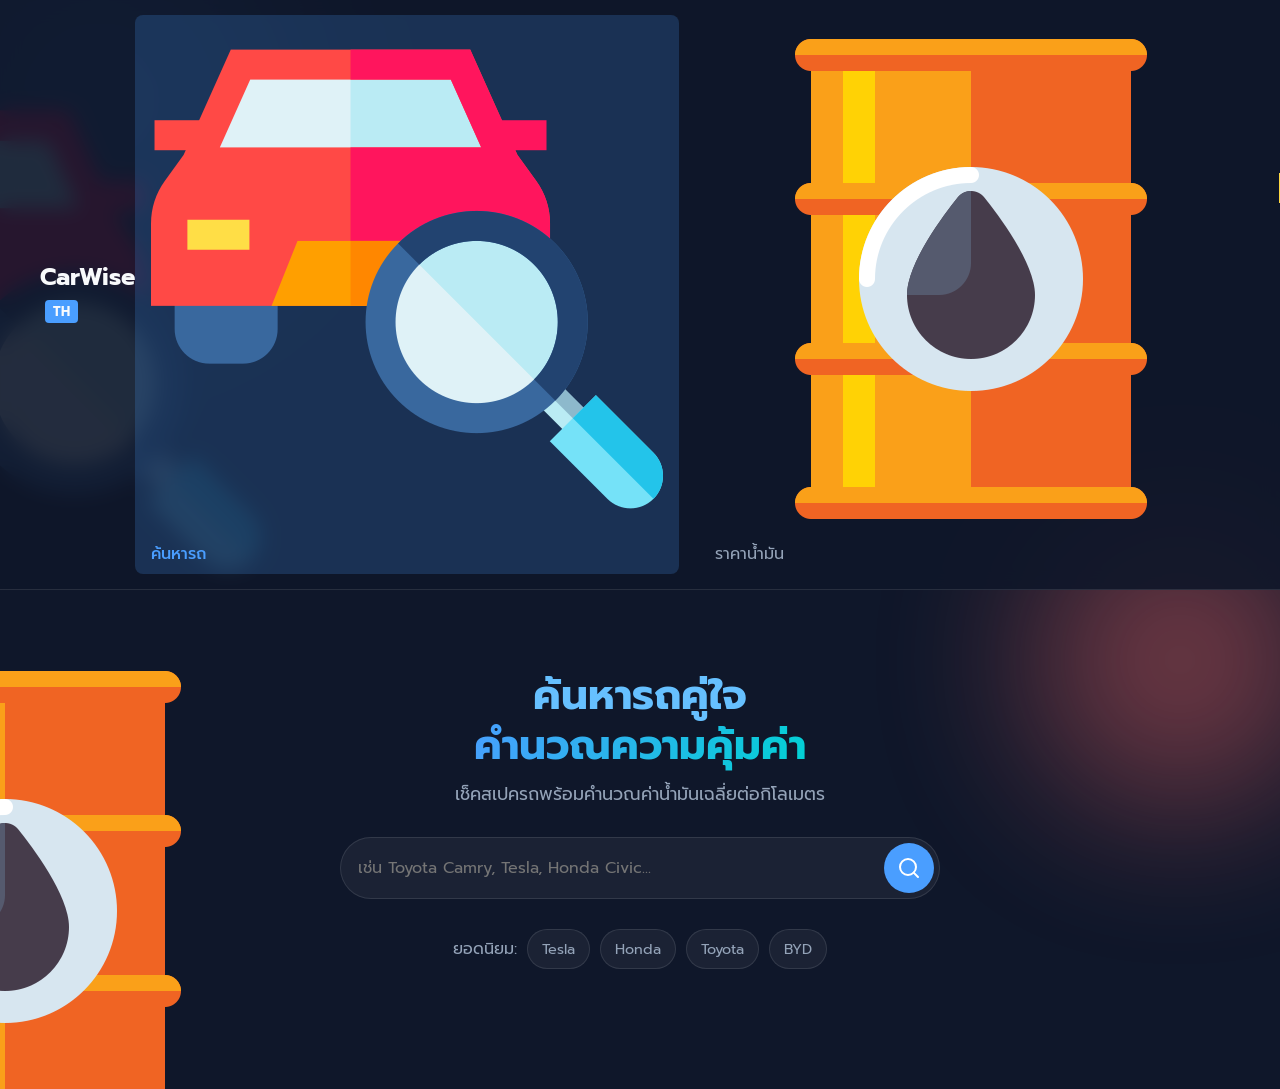
<file: index.html>
<!DOCTYPE html>
<html lang="th">

<head>
    <meta charset="UTF-8">
    <meta name="viewport" content="width=device-width, initial-scale=1.0">
    <title>CarWise - ค้นหารถและคำนวณความคุ้มค่า</title>
    <link href="https://fonts.googleapis.com/css2?family=Prompt:wght@300;400;500;600&display=swap" rel="stylesheet">
    <link rel="stylesheet" href="style.css">
</head>

<body>
    <div class="bg-orb orb-1"></div>
    <div class="bg-orb orb-2"></div>

    <div class="mobile-menu-overlay" onclick="closeMobileMenu()"></div>
    <div class="mobile-menu" id="mobileMenu">
        <div class="mobile-menu-header">
            <a href="index.html" class="logo">
                <div class="logo-icon">
                    <svg viewBox="0 0 24 24" fill="currentColor">
                        <path d="M12 2C6.48 2 2 6.48 2 12s4.48 10 10 10 10-4.48 10-10S17.52 2 12 2zm-2 15l-5-5 1.41-1.41L10 14.17l7.59-7.59L19 8l-9 9z"/>
                    </svg>
                </div>
                CarWise
            </a>
            <button class="mobile-menu-close" onclick="closeMobileMenu()">✕</button>
        </div>
        <nav class="mobile-menu-nav">
            <a href="index.html" class="nav-link active">
                <img src="icon-images\car.png"  alt="Search" class="nav-icon">
                 ค้นหารถ
            </a>
            <a href="oil.html" class="nav-link">
                <img src="icon-images\oil-barrel.png"  alt="Oil" class="nav-icon">
                 ราคาน้ำมัน
            </a>
            <a href="quiz.html" class="nav-link">
                <img src="icon-images/ideas.png"  alt="Quiz" class="nav-icon">
                 หารถที่เข้ากับคุณ
            </a>
        </nav>
        <div class="mobile-menu-footer">
            <div id="mobileUserInfo" style="font-size:0.9rem;color:var(--text-secondary);">CarWise</div>
        </div>
    </div>

    <nav class="navbar">
        <div class="logo">CarWise <span class="badge">TH</span></div>
        <div class="nav-menu">
            <a href="index.html" class="nav-link active">
                <img src="icon-images\car.png"  alt="Search" class="nav-icon">
                 ค้นหารถ
            </a>
            <a href="oil.html" class="nav-link">
                <img src="icon-images\oil-barrel.png"  alt="Oil" class="nav-icon">
                 ราคาน้ำมัน
            </a>
            <a href="quiz.html" class="nav-link">
                <img src="icon-images/ideas.png"  alt="Quiz" class="nav-icon">
                 หารถที่เข้ากับคุณ
            </a>
        </div>
        <button class="mobile-menu-btn" onclick="toggleMobileMenu()" aria-label="Open menu">
            <svg viewBox="0 0 24 24" fill="none" stroke="currentColor" stroke-width="2" width="20" height="20">
                <line x1="3" y1="6" x2="21" y2="6"></line>
                <line x1="3" y1="12" x2="21" y2="12"></line>
                <line x1="3" y1="18" x2="21" y2="18"></line>
            </svg>
        </button>
        <div class="nav-right" id="navRight">
            <div id="userArea"></div>
        </div>
    </nav>

    <div class="hero">
        <div class="hero-content">
            <h1>ค้นหารถคู่ใจ <br><span class="highlight">คำนวณความคุ้มค่า</span></h1>
            <p class="subtitle">เช็คสเปครถพร้อมคำนวณค่าน้ำมันเฉลี่ยต่อกิโลเมตร</p>

            <div class="search-container">
                <div class="search-box">
                    <input type="text" id="searchInput" placeholder="เช่น Toyota Camry, Tesla, Honda Civic...">
                    <button id="searchBtn">
                        <svg xmlns="http://www.w3.org/2000/svg" width="24" height="24" viewBox="0 0 24 24" fill="none"
                            stroke="currentColor" stroke-width="2" stroke-linecap="round" stroke-linejoin="round">
                            <circle cx="11" cy="11" r="8"></circle>
                            <line x1="21" y1="21" x2="16.65" y2="16.65"></line>
                        </svg>
                    </button>
                </div>
            </div>

            <div class="quick-tags">
                <span>ยอดนิยม:</span>
                <button onclick="quickSearch('Tesla')">Tesla</button>
                <button onclick="quickSearch('Honda')">Honda</button>
                <button onclick="quickSearch('Toyota')">Toyota</button>
                <button onclick="quickSearch('BYD')">BYD</button>
            </div>
        </div>
    </div>

    <div class="container">
        <div id="result" class="result-grid"></div>
    </div>

    <script src="javascript.js"></script>
</body>

</html>
</file>
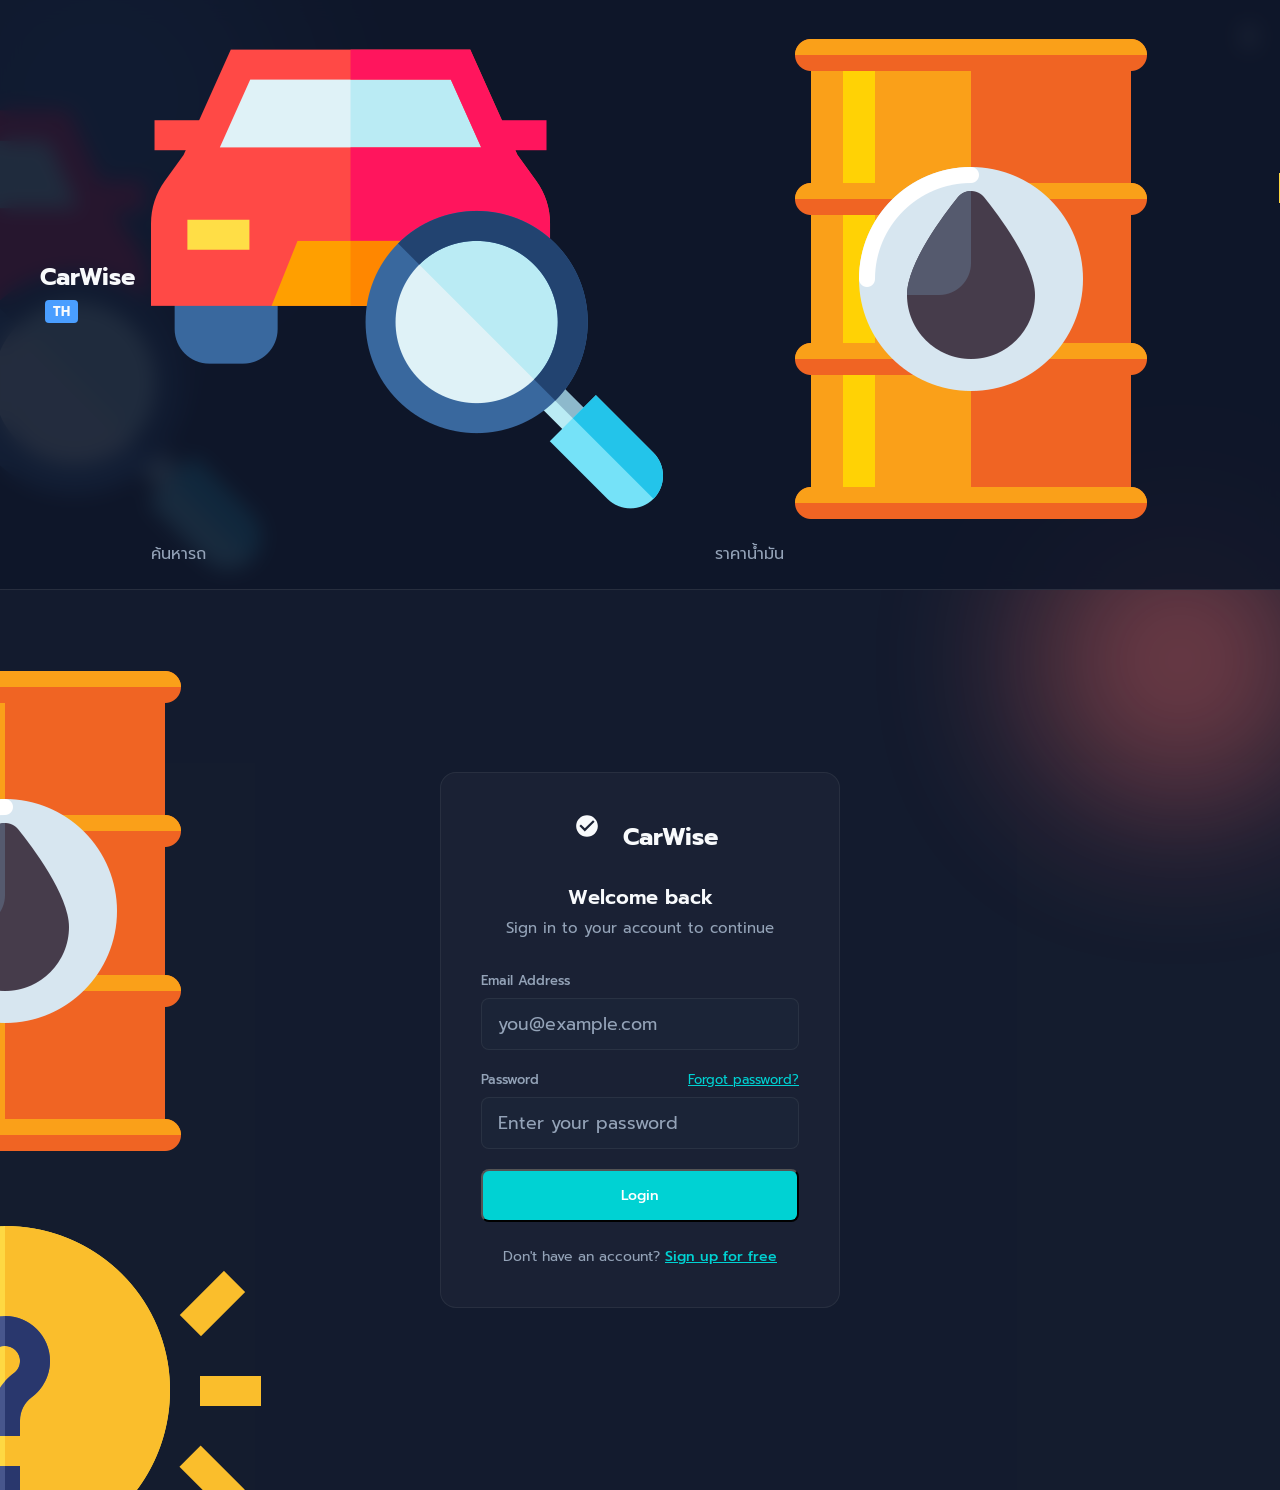
<file: login.html>
<!DOCTYPE html>
<html lang="th">

<head>
    <meta charset="UTF-8">
    <meta name="viewport" content="width=device-width, initial-scale=1.0">
    <title>CarWise - อัพเดทราคาน้ำมัน</title>
    <link href="https://fonts.googleapis.com/css2?family=Prompt:wght@300;400;500;600&display=swap" rel="stylesheet">
    <link rel="stylesheet" href="style.css">
</head>

<body>
    <div class="bg-orb orb-1"></div>
    <div class="bg-orb orb-2"></div>

    <div class="mobile-menu-overlay" onclick="closeMobileMenu()"></div>
    <div class="mobile-menu" id="mobileMenu">
        <div class="mobile-menu-header">
            <a href="index.html" class="logo">
                <div class="logo-icon">
                    <svg viewBox="0 0 24 24" fill="currentColor">
                        <path d="M12 2C6.48 2 2 6.48 2 12s4.48 10 10 10 10-4.48 10-10S17.52 2 12 2zm-2 15l-5-5 1.41-1.41L10 14.17l7.59-7.59L19 8l-9 9z"/>
                    </svg>
                </div>
                CarWise
            </a>
            <button class="mobile-menu-close" onclick="closeMobileMenu()">✕</button>
        </div>
        <nav class="mobile-menu-nav">
           <a href="index.html" class="nav-link">
                <img src="icon-images\car.png"  alt="Search" class="nav-icon">
                 ค้นหารถ
            </a>
            <a href="oil.html" class="nav-link">
                <img src="icon-images\oil-barrel.png"  alt="Oil" class="nav-icon">
                 ราคาน้ำมัน
            </a>
            <a href="quiz.html" class="nav-link">
                <img src="icon-images/ideas.png"  alt="Quiz" class="nav-icon">
                 หารถที่เข้ากับคุณ
            </a>
        </nav>
        <div class="mobile-menu-footer">
            <div id="mobileUserInfo" style="font-size:0.9rem;color:var(--text-secondary);">CarWise</div>
        </div>
    </div>

    <nav class="navbar">
        <div class="logo">CarWise <span class="badge">TH</span></div>
        <div class="nav-menu">
            <a href="index.html" class="nav-link">
                <img src="icon-images\car.png"  alt="Search" class="nav-icon">
                 ค้นหารถ
            </a>
            <a href="oil.html" class="nav-link">
                <img src="icon-images\oil-barrel.png"  alt="Oil" class="nav-icon">
                 ราคาน้ำมัน
            </a>
            <a href="quiz.html" class="nav-link">
                <img src="icon-images/ideas.png"  alt="Quiz" class="nav-icon">
                 หารถที่เข้ากับคุณ
            </a>
        </div>
        <button class="mobile-menu-btn" onclick="toggleMobileMenu()" aria-label="Open menu">
            <svg viewBox="0 0 24 24" fill="none" stroke="currentColor" stroke-width="2" width="20" height="20">
                <line x1="3" y1="6" x2="21" y2="6"></line>
                <line x1="3" y1="12" x2="21" y2="12"></line>
                <line x1="3" y1="18" x2="21" y2="18"></line>
            </svg>
        </button>
        <div class="nav-right" id="navRight">
            <div id="userArea"></div>
        </div>
    </nav>

    <div class="login-theme-toggle">
        <div class="theme-toggle">
            <button class="theme-btn theme-btn-snow active" onclick="setTheme('snow')" title="Snow Edition">
                <svg viewBox="0 0 24 24" fill="none" stroke="currentColor" stroke-width="2">
                    <circle cx="12" cy="12" r="5" />
                    <line x1="12" y1="1" x2="12" y2="3" />
                    <line x1="12" y1="21" x2="12" y2="23" />
                    <line x1="4.22" y1="4.22" x2="5.64" y2="5.64" />
                    <line x1="18.36" y1="18.36" x2="19.78" y2="19.78" />
                    <line x1="1" y1="12" x2="3" y2="12" />
                    <line x1="21" y1="12" x2="23" y2="12" />
                    <line x1="4.22" y1="19.78" x2="5.64" y2="18.36" />
                    <line x1="18.36" y1="5.64" x2="19.78" y2="4.22" />
                </svg>
            </button>
            <button class="theme-btn theme-btn-carbon" onclick="setTheme('carbon')" title="Carbon Edition">
                <svg viewBox="0 0 24 24" fill="none" stroke="currentColor" stroke-width="2">
                    <path d="M21 12.79A9 9 0 1 1 11.21 3 7 7 0 0 0 21 12.79z" />
                </svg>
            </button>
        </div>
    </div>

    <!-- Login Page -->
    <div class="login-page">
        <div class="login-container">
            <div class="login-card">
                <div class="login-header">
                    <div class="login-logo">
                        <div class="logo-icon">
                            <svg viewBox="0 0 24 24" fill="currentColor">
                                <path
                                    d="M12 2C6.48 2 2 6.48 2 12s4.48 10 10 10 10-4.48 10-10S17.52 2 12 2zm-2 15l-5-5 1.41-1.41L10 14.17l7.59-7.59L19 8l-9 9z" />
                            </svg>
                        </div>
                        <span>CarWise</span>
                    </div>
                    <h1 class="login-title">Welcome back</h1>
                    <p class="login-subtitle">Sign in to your account to continue</p>
                </div>

                <form class="login-form" onsubmit="loginUser(event)">
                    <div class="form-group">
                        <label class="form-label">Email Address</label>
                        <input id="login-email" type="email" class="form-input" placeholder="you@example.com" required>
                    </div>

                    <div class="form-group">
                        <div
                            style="display: flex; justify-content: space-between; align-items: center; margin-bottom: 0.5rem;">
                            <label class="form-label" style="margin-bottom: 0;">Password</label>
                            <a href="#" style="font-size: 0.8125rem; color: var(--accent);">Forgot password?</a>
                        </div>
                        <input id="login-password" type="password" class="form-input" placeholder="Enter your password"
                            required>
                    </div>

                    <button type="submit" class="btn btn-primary">
                        Login
                    </button>
                </form>

                <p class="login-footer">
                    Don't have an account? <a href="register.html">Sign up for free</a>
                </p>
            </div>

        </div>
    </div>

    <script src="javascript.js"></script>
</body>

</html>
</file>
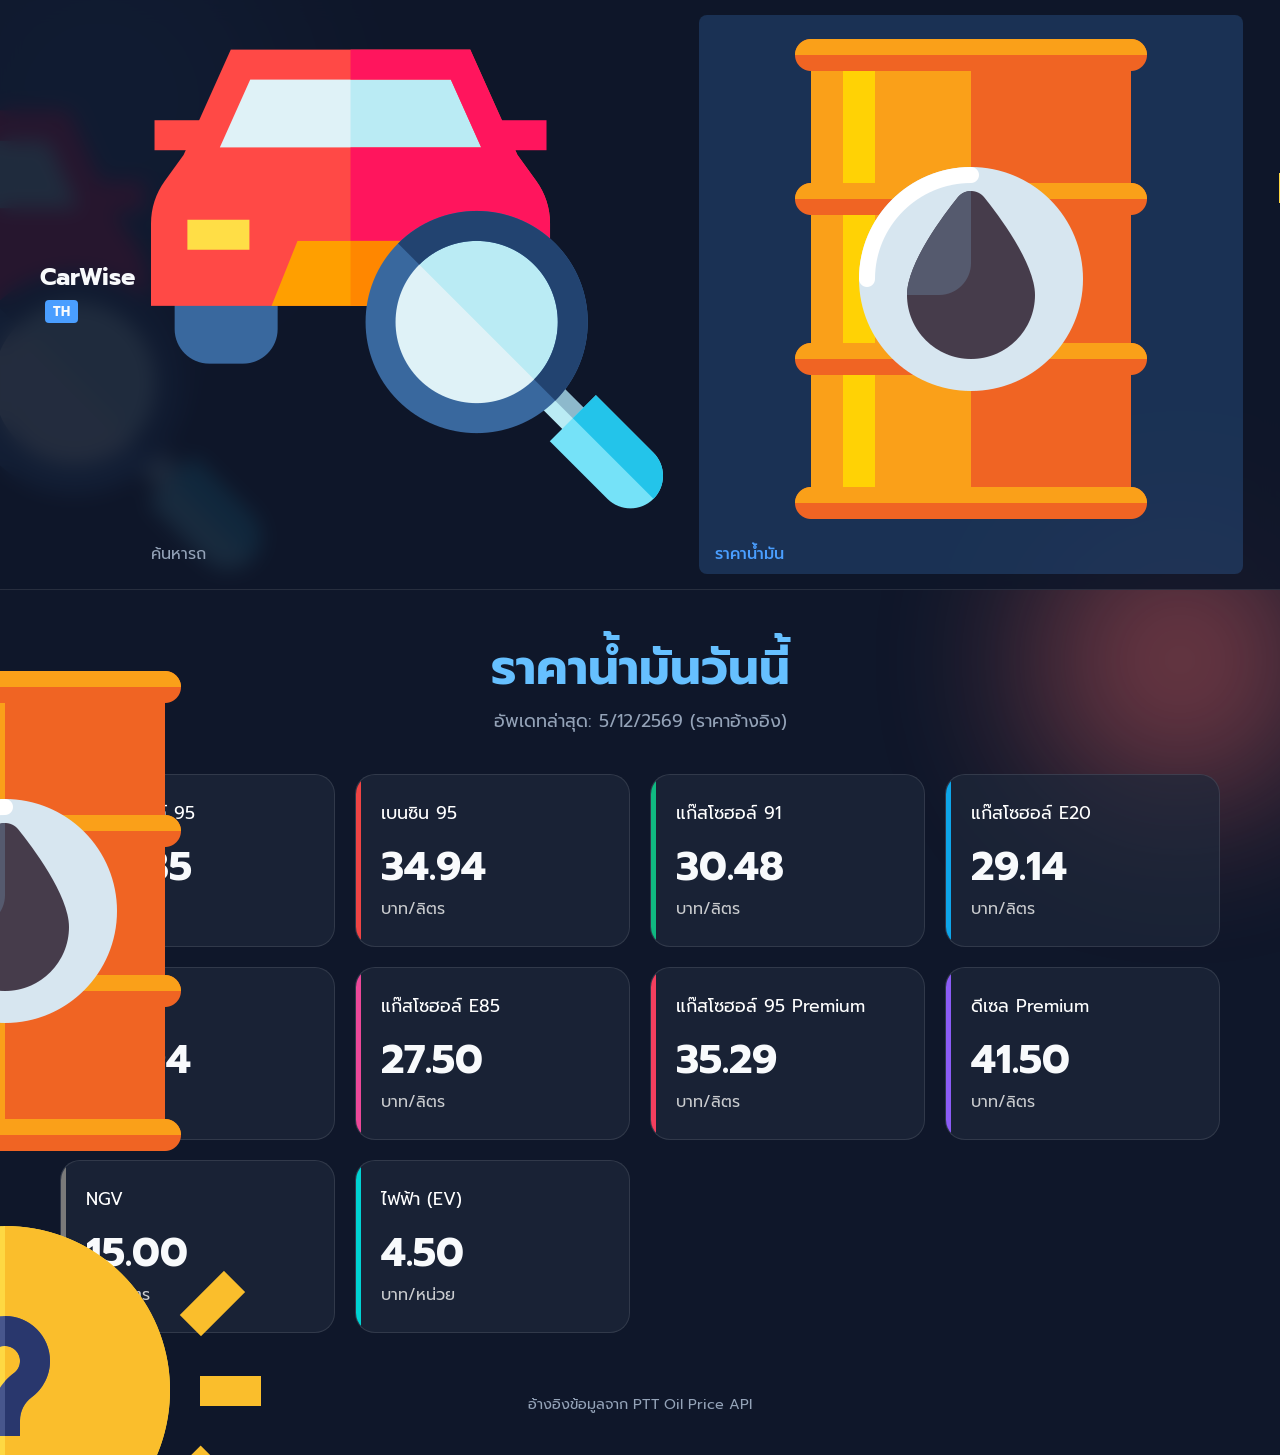
<file: oil.html>
<!DOCTYPE html>
<html lang="th">
<head>
    <meta charset="UTF-8">
    <meta name="viewport" content="width=device-width, initial-scale=1.0">
    <title>CarWise - อัพเดทราคาน้ำมัน</title>
    <link href="https://fonts.googleapis.com/css2?family=Prompt:wght@300;400;500;600&display=swap" rel="stylesheet">
    <link rel="stylesheet" href="style.css">
</head>
<body>
    <div class="bg-orb orb-1"></div>
    <div class="bg-orb orb-2"></div>

    <div class="mobile-menu-overlay" onclick="closeMobileMenu()"></div>
    <div class="mobile-menu" id="mobileMenu">
        <div class="mobile-menu-header">
            <a href="index.html" class="logo">
                <div class="logo-icon">
                    <svg viewBox="0 0 24 24" fill="currentColor">
                        <path d="M12 2C6.48 2 2 6.48 2 12s4.48 10 10 10 10-4.48 10-10S17.52 2 12 2zm-2 15l-5-5 1.41-1.41L10 14.17l7.59-7.59L19 8l-9 9z"/>
                    </svg>
                </div>
                CarWise
            </a>
            <button class="mobile-menu-close" onclick="closeMobileMenu()">✕</button>
        </div>
        <nav class="mobile-menu-nav">
            <a href="index.html" class="nav-link">
                <img src="icon-images\car.png"  alt="Search" class="nav-icon">
                 ค้นหารถ
            </a>
            <a href="oil.html" class="nav-link active">
                <img src="icon-images\oil-barrel.png"  alt="Oil" class="nav-icon">
                 ราคาน้ำมัน
            </a>
            <a href="quiz.html" class="nav-link">
                <img src="icon-images/ideas.png"  alt="Quiz" class="nav-icon">
                 หารถที่เข้ากับคุณ
            </a>
        </nav>
        <div class="mobile-menu-footer">
            <div id="mobileUserInfo" style="font-size:0.9rem;color:var(--text-secondary);">CarWise</div>
        </div>
    </div>

   <nav class="navbar">
        <div class="logo">CarWise <span class="badge">TH</span></div>
        <div class="nav-menu">
            <a href="index.html" class="nav-link">
                <img src="icon-images\car.png"  alt="Search" class="nav-icon">
                 ค้นหารถ
            </a>
            <a href="oil.html" class="nav-link active">
                <img src="icon-images\oil-barrel.png"  alt="Oil" class="nav-icon">
                 ราคาน้ำมัน
            </a>
            <a href="quiz.html" class="nav-link">
                <img src="icon-images/ideas.png"  alt="Quiz" class="nav-icon">
                 หารถที่เข้ากับคุณ
            </a>
        </div>
        <button class="mobile-menu-btn" onclick="toggleMobileMenu()" aria-label="Open menu">
            <svg viewBox="0 0 24 24" fill="none" stroke="currentColor" stroke-width="2" width="20" height="20">
                <line x1="3" y1="6" x2="21" y2="6"></line>
                <line x1="3" y1="12" x2="21" y2="12"></line>
                <line x1="3" y1="18" x2="21" y2="18"></line>
            </svg>
        </button>
        <div class="nav-right" id="navRight">
            <div id="userArea"></div>
        </div>
    </nav>

    <div class="container" style="padding-top: 50px;">
        <div class="page-header">
            <h1>ราคาน้ำมันวันนี้</h1>
            <p class="subtitle" id="oilUpdateDate">อัพเดทล่าสุด: กำลังโหลด...</p>
        </div>

        <div id="oil-grid" class="oil-grid">
            <div class="loading-box">🔄 กำลังดึงข้อมูลราคาน้ำมัน...</div>
        </div>
    </div>

    <footer>
        <p>อ้างอิงข้อมูลจาก PTT Oil Price API</p>
    </footer>

    <script src="javascript.js"></script>
</body>
</html>
</file>
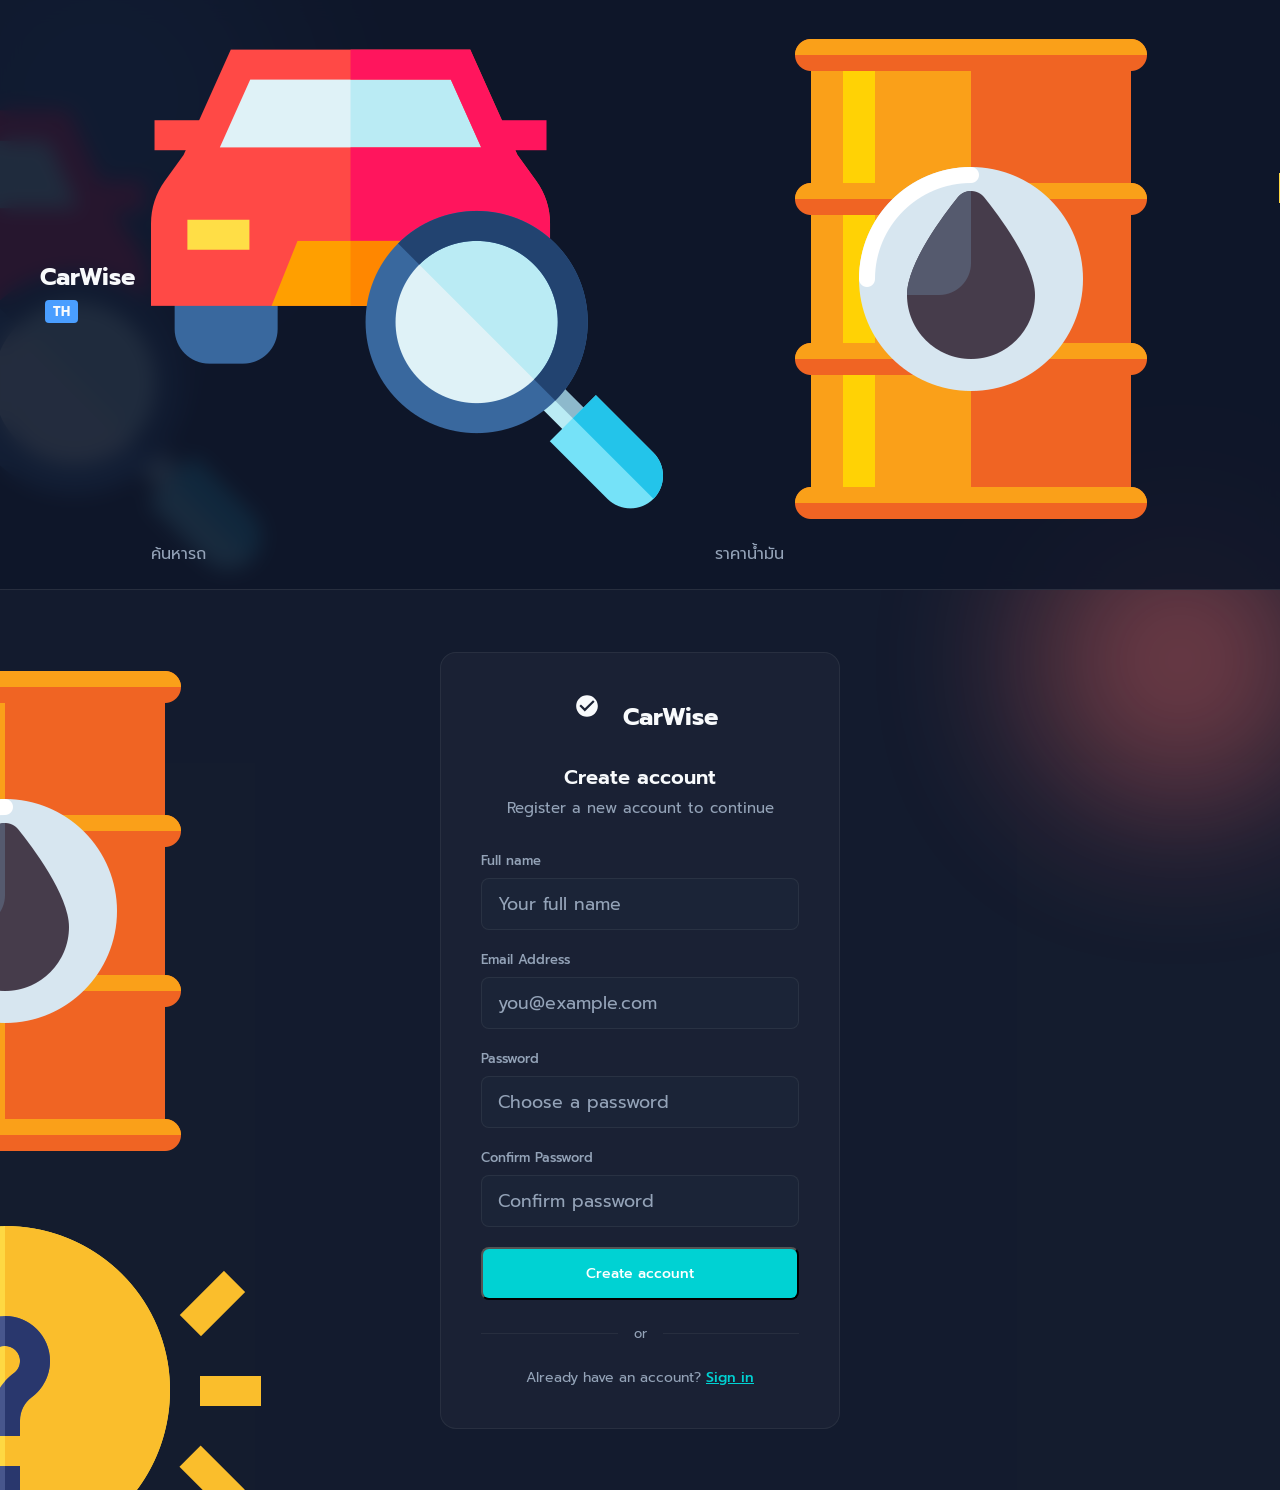
<file: register.html>
<!DOCTYPE html>
<html lang="th">
<head>
    <meta charset="UTF-8">
    <meta name="viewport" content="width=device-width, initial-scale=1.0">
    <title>Register - CarWise</title>
    <link href="https://fonts.googleapis.com/css2?family=Prompt:wght@300;400;500;600&display=swap" rel="stylesheet">
    <link rel="stylesheet" href="style.css">
</head>
<body>
    <div class="bg-orb orb-1"></div>
    <div class="bg-orb orb-2"></div>

    <div class="mobile-menu-overlay" onclick="closeMobileMenu()"></div>
    <div class="mobile-menu" id="mobileMenu">
        <div class="mobile-menu-header">
            <a href="index.html" class="logo">
                <div class="logo-icon">
                    <svg viewBox="0 0 24 24" fill="currentColor">
                        <path d="M12 2C6.48 2 2 6.48 2 12s4.48 10 10 10 10-4.48 10-10S17.52 2 12 2zm-2 15l-5-5 1.41-1.41L10 14.17l7.59-7.59L19 8l-9 9z"/>
                    </svg>
                </div>
                CarWise
            </a>
            <button class="mobile-menu-close" onclick="closeMobileMenu()">✕</button>
        </div>
        <nav class="mobile-menu-nav">
            <a href="index.html" class="nav-link">
                <img src="icon-images\car.png"  alt="Search" class="nav-icon">
                 ค้นหารถ
            </a>
            <a href="oil.html" class="nav-link">
                <img src="icon-images\oil-barrel.png"  alt="Oil" class="nav-icon">
                 ราคาน้ำมัน
            </a>
            <a href="quiz.html" class="nav-link">
                <img src="icon-images/ideas.png"  alt="Quiz" class="nav-icon">
                 หารถที่เข้ากับคุณ
            </a>
        </nav>
        <div class="mobile-menu-footer">
            <div id="mobileUserInfo" style="font-size:0.9rem;color:var(--text-secondary);">CarWise</div>
        </div>
    </div>
    <nav class="navbar">
        <div class="logo">CarWise <span class="badge">TH</span></div>
        <div class="nav-menu">
            <a href="index.html" class="nav-link">
                <img src="icon-images\car.png"  alt="Search" class="nav-icon">
                 ค้นหารถ
            </a>
            <a href="oil.html" class="nav-link">
                <img src="icon-images\oil-barrel.png"  alt="Oil" class="nav-icon">
                 ราคาน้ำมัน
            </a>
            <a href="quiz.html" class="nav-link">
                <img src="icon-images/ideas.png"  alt="Quiz" class="nav-icon">
                 หารถที่เข้ากับคุณ
            </a>
        </div>
        <button class="mobile-menu-btn" onclick="toggleMobileMenu()" aria-label="Open menu">
            <svg viewBox="0 0 24 24" fill="none" stroke="currentColor" stroke-width="2" width="20" height="20">
                <line x1="3" y1="6" x2="21" y2="6"></line>
                <line x1="3" y1="12" x2="21" y2="12"></line>
                <line x1="3" y1="18" x2="21" y2="18"></line>
            </svg>
        </button>
        <div class="nav-right" id="navRight">
            <div id="userArea"></div>
        </div>
    </nav>

    <div class="login-page">
        <div class="login-container">
            <div class="login-card">
                <div class="login-header">
                    <div class="login-logo">
                        <div class="logo-icon">
                            <svg viewBox="0 0 24 24" fill="currentColor">
                                <path d="M12 2C6.48 2 2 6.48 2 12s4.48 10 10 10 10-4.48 10-10S17.52 2 12 2zm-2 15l-5-5 1.41-1.41L10 14.17l7.59-7.59L19 8l-9 9z"/>
                            </svg>
                        </div>
                        <span>CarWise</span>
                    </div>
                    <h1 class="login-title">Create account</h1>
                    <p class="login-subtitle">Register a new account to continue</p>
                </div>

                <form class="login-form" onsubmit="registerUser(event)">
                    <div class="form-group">
                        <label class="form-label">Full name</label>
                        <input id="reg-name" type="text" class="form-input" placeholder="Your full name" required>
                    </div>
                    <div class="form-group">
                        <label class="form-label">Email Address</label>
                        <input id="reg-email" type="email" class="form-input" placeholder="you@example.com" required>
                    </div>
                    <div class="form-group">
                        <label class="form-label">Password</label>
                        <input id="reg-password" type="password" class="form-input" placeholder="Choose a password" required>
                    </div>
                    <div class="form-group">
                        <label class="form-label">Confirm Password</label>
                        <input id="reg-password-confirm" type="password" class="form-input" placeholder="Confirm password" required>
                    </div>

                    <button type="submit" class="btn btn-primary">Create account</button>
                </form>

                <div class="login-divider"><span>or</span></div>

                <p class="login-footer">Already have an account? <a href="login.html">Sign in</a></p>
            </div>
        </div>
    </div>

    <script src="javascript.js"></script>
</body>
</html>
</file>
<file: style.css>
:root {
    --primary: #4a9eff;
    --secondary: #ff6b6b;
    --accent: #00d2d3;
    --dark-bg: #0f172a;
    --card-bg: rgba(30, 41, 59, 0.7);
    --text-main: #f8fafc;
    --text-muted: #94a3b8;
    --glass-border: 1px solid rgba(255, 255, 255, 0.1);
}

* {
    margin: 0;
    padding: 0;
    box-sizing: border-box;
    font-family: 'Prompt', sans-serif;
}

body {
    background-color: var(--dark-bg);
    color: var(--text-main);
    min-height: 100vh;
    overflow-x: hidden;
    position: relative;
}

/* Background Effects */
.bg-orb {
    position: fixed;
    border-radius: 50%;
    filter: blur(80px);
    z-index: -1;
    opacity: 0.4;
}
.orb-1 { width: 400px; height: 400px; background: var(--primary); top: -100px; left: -100px; }
.orb-2 { width: 300px; height: 300px; background: var(--secondary); bottom: 10%; right: -50px; }

/* Navbar */
.navbar {
    display: flex;
    justify-content: space-between;
    align-items: center;
    padding: 20px 40px;
    background: rgba(15, 23, 42, 0.8);
    backdrop-filter: blur(10px);
    position: sticky;
    top: 0;
    z-index: 100;
    border-bottom: var(--glass-border);
}

.logo {
    font-size: 1.5rem;
    font-weight: 700;
    color: var(--text-main);
}

.badge {
    font-size: 0.8rem;
    background: var(--primary);
    padding: 2px 8px;
    border-radius: 4px;
    margin-left: 5px;
}

.oil-ticker {
    font-size: 0.9rem;
    color: var(--accent);
    background: rgba(0, 210, 211, 0.1);
    padding: 8px 16px;
    border-radius: 20px;
    border: 1px solid rgba(0, 210, 211, 0.2);
}

/* Hero Section */
.hero {
    padding: 60px 20px 40px;
    text-align: center;
}

h1 {
    font-size: 3.5rem;
    line-height: 1.2;
    margin-bottom: 20px;
}

.highlight {
    background: linear-gradient(120deg, var(--primary), var(--accent));
    background-clip: text;
    -webkit-background-clip: text;
    -webkit-text-fill-color: transparent;
}

.subtitle {
    color: var(--text-muted);
    font-size: 1.1rem;
    margin-bottom: 40px;
}

/* Search Box */
.search-container {
    max-width: 600px;
    margin: 0 auto 30px;
}

.search-box {
    position: relative;
    display: flex;
    background: rgba(255, 255, 255, 0.05);
    border: var(--glass-border);
    border-radius: 50px;
    padding: 5px;
    transition: all 0.3s ease;
}

.search-box:focus-within {
    background: rgba(255, 255, 255, 0.1);
    box-shadow: 0 0 20px rgba(74, 158, 255, 0.2);
    border-color: var(--primary);
}

input {
    flex: 1;
    background: transparent;
    border: none;
    padding: 15px 25px;
    font-size: 1.1rem;
    color: var(--text-main);
    outline: none;
}

button#searchBtn {
    background: var(--primary);
    border: none;
    width: 50px;
    height: 50px;
    border-radius: 50%;
    color: white;
    cursor: pointer;
    transition: transform 0.2s;
    display: flex;
    align-items: center;
    justify-content: center;
}

button#searchBtn:hover {
    transform: scale(1.05);
    background: #3b82f6;
}

/* Quick Tags */
.quick-tags {
    display: flex;
    justify-content: center;
    gap: 10px;
    flex-wrap: wrap;
    margin-top: 20px;
}

.quick-tags span {
    color: var(--text-muted);
    align-self: center;
}

.quick-tags button {
    background: rgba(255, 255, 255, 0.05);
    border: var(--glass-border);
    color: var(--text-muted);
    padding: 6px 14px;
    border-radius: 20px;
    cursor: pointer;
    font-size: 0.9rem;
    transition: all 0.2s;
}

.quick-tags button:hover {
    background: rgba(255, 255, 255, 0.15);
    color: var(--text-main);
}

/* Results Grid */
.container {
    max-width: 1200px;
    margin: 0 auto;
    padding: 20px;
}

.result-grid {
    display: grid;
    grid-template-columns: repeat(auto-fill, minmax(320px, 1fr));
    gap: 25px;
}

/* Car Card */
.car-card {
    background: var(--card-bg);
    border: var(--glass-border);
    border-radius: 20px;
    overflow: hidden;
    transition: transform 0.3s ease, box-shadow 0.3s ease;
    backdrop-filter: blur(10px);
}

.car-card:hover {
    transform: translateY(-5px);
    box-shadow: 0 15px 30px rgba(0, 0, 0, 0.3);
    border-color: rgba(74, 158, 255, 0.3);
}

.car-img-wrapper {
    width: 100%;
    height: 220px;
    overflow: hidden;
    position: relative;
    background: #1e293b;
}

.car-img-wrapper img {
    width: 100%;
    height: 100%;
    object-fit: cover;
    transition: transform 0.5s ease;
}

.car-card:hover .car-img-wrapper img {
    transform: scale(1.05);
}

.car-content {
    padding: 20px;
}

.car-header {
    display: flex;
    justify-content: space-between;
    align-items: start;
    margin-bottom: 15px;
}

.car-title h3 {
    font-size: 1.2rem;
    color: var(--text-main);
    margin-bottom: 5px;
}

.car-year {
    font-size: 0.85rem;
    color: var(--text-muted);
    background: rgba(255, 255, 255, 0.05);
    padding: 2px 8px;
    border-radius: 6px;
}

.fuel-cost-box {
    background: rgba(0, 210, 211, 0.1);
    border: 1px solid rgba(0, 210, 211, 0.2);
    border-radius: 12px;
    padding: 10px;
    margin-bottom: 15px;
    text-align: center;
}

.cost-label {
    font-size: 0.8rem;
    color: var(--text-muted);
    display: block;
}

.cost-value {
    font-size: 1.4rem;
    font-weight: 700;
    color: var(--accent);
}

.cost-unit {
    font-size: 0.9rem;
    color: var(--accent);
}

.specs-grid {
    display: grid;
    grid-template-columns: 1fr 1fr;
    gap: 10px;
}

.spec-item {
    display: flex;
    align-items: center;
    gap: 8px;
    font-size: 0.9rem;
    color: var(--text-muted);
}

.spec-item i {
    width: 20px;
    text-align: center;
}

footer {
    text-align: center;
    padding: 40px;
    color: var(--text-muted);
    font-size: 0.9rem;
}

@media (max-width: 768px) {
    h1 { font-size: 2.5rem; }
    .navbar { padding: 15px 20px; flex-direction: column; gap: 15px; }
    .hero { padding-top: 20px; }
}
:root {
    --primary: #4a9eff;
    --secondary: #ff6b6b;
    --accent: #00d2d3;
    --dark-bg: #0f172a;
    --card-bg: rgba(30, 41, 59, 0.7);
    --text-main: #f8fafc;
    --text-muted: #94a3b8;
    --glass-border: 1px solid rgba(255, 255, 255, 0.1);

    /* Added variables used by legacy/login styles */
    --bg-primary: rgba(255, 255, 255, 0.03);
    --bg-secondary: rgba(255, 255, 255, 0.02);
    --border-color: rgba(255, 255, 255, 0.06);
    --text-primary: #f8fafc;
    --text-secondary: #94a3b8;
    --accent-hover: #00b8b9;
    --accent-light: rgba(0, 210, 211, 0.08);
    --transition: all 0.2s ease;
    --bg-surface: rgba(30, 41, 59, 0.6);
}

* { margin: 0; padding: 0; box-sizing: border-box; font-family: 'Prompt', sans-serif; }

body { background-color: var(--dark-bg); color: var(--text-main); min-height: 100vh; overflow-x: hidden; }

/* Background */
.bg-orb { position: fixed; border-radius: 50%; filter: blur(80px); z-index: -1; opacity: 0.4; }
.orb-1 { width: 400px; height: 400px; background: var(--primary); top: -100px; left: -100px; }
.orb-2 { width: 300px; height: 300px; background: var(--secondary); bottom: 10%; right: -50px; }

/* Navbar Styles */
.navbar {
    display: flex;
    justify-content: space-between;
    align-items: center;
    padding: 15px 40px;
    background: rgba(15, 23, 42, 0.9);
    backdrop-filter: blur(10px);
    position: sticky;
    top: 0;
    z-index: 100;
    border-bottom: var(--glass-border);
}

.logo { font-size: 1.5rem; font-weight: 700; color: var(--text-main); }
.badge { font-size: 0.8rem; background: var(--primary); padding: 2px 8px; border-radius: 4px; margin-left: 5px; bottom: 5px; position: relative; }

.nav-menu { display: flex; gap: 20px; }
.nav-right { display:flex; align-items:center; gap:12px; margin-left:12px; }
.nav-link {
    text-decoration: none;
    color: var(--text-muted);
    font-size: 1rem;
    padding: 8px 16px;
    border-radius: 8px;
    transition: all 0.3s;
}
.user-btn { background: transparent; border: none; color: var(--text-main); display:flex; align-items:center; gap:8px; cursor:pointer; }
.user-avatar { width:32px; height:32px; border-radius:50%; background:var(--primary); display:flex; align-items:center; justify-content:center; font-weight:700; color:#fff; }
.user-name { font-size:0.95rem; color:var(--text-main); }
.nav-link:hover { color: var(--text-main); background: rgba(255, 255, 255, 0.05); }
.nav-link.active { background: rgba(74, 158, 255, 0.2); color: var(--primary); font-weight: 500; }

/* Hero & Search */
.hero { padding: 60px 20px 40px; text-align: center; }
h1 { font-size: 3rem; margin-bottom: 20px; }
.highlight { background: linear-gradient(120deg, var(--primary), var(--accent)); background-clip: text; -webkit-background-clip: text; -webkit-text-fill-color: transparent; }
.subtitle { color: var(--text-muted); margin-bottom: 30px; }

.search-container { max-width: 600px; margin: 0 auto 30px; }
.search-box { display: flex; background: rgba(255, 255, 255, 0.05); border: var(--glass-border); border-radius: 50px; padding: 5px; }
input { flex: 1; background: transparent; border: none; padding: 15px 25px; font-size: 1.1rem; color: var(--text-main); outline: none; }
button#searchBtn { background: var(--primary); border: none; width: 50px; height: 50px; border-radius: 50%; color: white; cursor: pointer; display: flex; align-items: center; justify-content: center; transition: 0.3s; }
button#searchBtn:hover { transform: scale(1.05); }

/* Quick Tags */
.quick-tags { display: flex; justify-content: center; gap: 10px; flex-wrap: wrap; margin-top: 20px; }
.quick-tags span { color: var(--text-muted); align-self: center; }
.quick-tags button { background: rgba(255, 255, 255, 0.05); border: var(--glass-border); color: var(--text-muted); padding: 6px 14px; border-radius: 20px; cursor: pointer; transition: 0.2s; }
.quick-tags button:hover { background: rgba(255, 255, 255, 0.15); color: var(--text-main); }

/* Grid Layouts */
.container { max-width: 1200px; margin: 0 auto; padding: 20px; }
.result-grid { display: grid; grid-template-columns: repeat(auto-fill, minmax(320px, 1fr)); gap: 25px; }

/* Car Card */
.car-card { background: var(--card-bg); border: var(--glass-border); border-radius: 20px; overflow: hidden; transition: 0.3s; backdrop-filter: blur(10px); }
.car-card:hover { transform: translateY(-5px); box-shadow: 0 15px 30px rgba(0,0,0,0.3); }
.car-img-wrapper { height: 200px; background: #1e293b; }
.car-img-wrapper img { width: 100%; height: 100%; object-fit: cover; }
.car-content { padding: 20px; }
.car-title h3 { font-size: 1.2rem; margin-bottom: 5px; }
.car-year { font-size: 0.85rem; color: var(--text-muted); background: rgba(255,255,255,0.05); padding: 2px 8px; border-radius: 6px; }
.fuel-cost-box { background: rgba(0, 210, 211, 0.1); border: 1px solid rgba(0, 210, 211, 0.2); border-radius: 12px; padding: 10px; margin: 15px 0; text-align: center; }
.cost-value { font-size: 1.4rem; font-weight: 700; color: var(--accent); }
.cost-unit { font-size: 0.9rem; color: var(--accent); }
.specs-grid { display: grid; grid-template-columns: 1fr 1fr; gap: 10px; font-size: 0.9rem; color: var(--text-muted); }

/* Oil Page Styles */
.page-header { text-align: center; margin-bottom: 40px; }
.oil-grid { display: grid; grid-template-columns: repeat(auto-fit, minmax(250px, 1fr)); gap: 20px; }
.loading-box { grid-column: 1/-1; text-align: center; font-size: 1.2rem; color: var(--primary); padding: 50px; }

.oil-card {
    background: var(--card-bg);
    border: var(--glass-border);
    border-radius: 20px;
    padding: 25px;
    position: relative;
    overflow: hidden;
    transition: 0.3s;
}
.oil-card:hover { transform: translateY(-5px); border-color: var(--primary); }
.oil-card::before {
    content: ''; position: absolute; top: 0; left: 0; width: 5px; height: 100%;
    background: var(--color-bar, #ccc);
}
.oil-name { font-size: 1.1rem; color: #ffffff; margin-bottom: 10px; }
.oil-price { font-size: 2.5rem; font-weight: 700; color: var(--text-main); }
.oil-unit { font-size: 1rem; color: #cacccf; }
.oil-diff { font-size: 0.9rem; margin-top: 10px; display: inline-block; padding: 4px 10px; border-radius: 20px; }
.diff-up { color: #ff6b6b; background: rgba(255, 107, 107, 0.1); }
.diff-down { color: #00d2d3; background: rgba(0, 210, 211, 0.1); }
.diff-same { color: #94a3b8; background: rgba(148, 163, 184, 0.1); }

/* Mobile */
@media (max-width: 768px) {
    .navbar { flex-direction: column; gap: 15px; padding: 15px; }
    h1 { font-size: 2rem; }
}

/* Responsive size tweaks for menu, search and general typography */
@media (max-width: 1024px) {
    h1 { font-size: 2.4rem; }
    .navbar { padding: 14px 24px; }
    .logo { font-size: 1.25rem; }
    .nav-link { font-size: 0.95rem; padding: 7px 12px; }
    .search-container { max-width: 520px; }
    .search-box { padding: 4px; }
    input { padding: 12px 18px; }
    button#searchBtn { width: 46px; height: 46px; }
}

@media (max-width: 768px) {
    h1 { font-size: 1.9rem; }
    .navbar { padding: 12px 18px; }
    .logo { font-size: 1.1rem; }
    .badge { font-size: 0.72rem; padding: 2px 6px; }
    .nav-link { font-size: 0.92rem; padding: 8px 10px; }
    .search-container { max-width: 420px; }
    .search-box { padding: 4px; border-radius: 40px; }
    input { padding: 11px 14px; font-size: 0.98rem; }
    button#searchBtn { width: 44px; height: 44px; }
    .car-img-wrapper { height: 180px; }
    .login-card { padding: 1.75rem; }
    .form-input { padding: 0.65rem 0.9rem; }
    .btn-primary { padding: 0.72rem; }
    .mobile-menu { width: 260px; }
}

@media (max-width: 480px) {
    h1 { font-size: 1.6rem; }
    .navbar { padding: 10px 12px; }
    .logo { font-size: 1rem; }
    .nav-link { font-size: 0.88rem; padding: 6px 8px; }
    .search-container { max-width: 360px; }
    input { padding: 10px 12px; font-size: 0.95rem; }
    button#searchBtn { width: 40px; height: 40px; }
    .car-img-wrapper { height: 150px; }
    .mobile-menu { width: 220px; }
    .mobile-menu-nav a { padding: 10px 6px; font-size: 0.95rem; }
    .login-card { padding: 1.25rem; }
    .login-title { font-size: 1.05rem; }
}


.login-page {
    min-height: 100vh;
    display: flex;
    align-items: center;
    justify-content: center;
    padding: 2rem;
    background: var(--bg-secondary);
}

.login-container {
    width: 100%;
    max-width: 400px;
}

.login-card {
    background: var(--bg-primary);
    border: 1px solid var(--border-color);
    border-radius: 16px;
    padding: 2.5rem;
}

.login-header {
    text-align: center;
    margin-bottom: 2rem;
}

.login-logo {
    display: flex;
    align-items: center;
    justify-content: center;
    gap: 0.75rem;
    margin-bottom: 1.5rem;
}

.login-logo .logo-icon {
    width: 48px;
    height: 48px;
}

.login-logo .logo-icon svg {
    width: 26px;
    height: 26px;
}

.login-logo span {
    font-size: 1.5rem;
    font-weight: 700;
    color: var(--text-primary);
}

.login-title {
    font-size: 1.25rem;
    font-weight: 600;
    color: var(--text-primary);
    margin-bottom: 0.5rem;
}

.login-subtitle {
    font-size: 0.9375rem;
    color: var(--text-secondary);
}

.login-form {
    margin-bottom: 1.5rem;
    text-align: left;
}

.login-form .btn-primary {
    width: 100%;
    padding: 0.875rem;
}

.login-divider {
    display: flex;
    align-items: center;
    gap: 1rem;
    margin: 1.5rem 0;
}

.login-divider span {
    font-size: 0.8125rem;
    color: var(--text-secondary);
}

.login-divider::before,
.login-divider::after {
    content: "";
    flex: 1;
    height: 1px;
    background: var(--border-color);
}

.login-footer {
    text-align: center;
    font-size: 0.875rem;
    color: var(--text-secondary);
}

.login-footer a {
    color: var(--accent);
    font-weight: 500;
}

.login-footer a:hover {
    color: var(--accent-hover);
}

.login-theme-toggle {
    position: fixed;
    top: 1.5rem;
    right: 1.5rem;
}

.btn {
    display: inline-flex;
    align-items: center;
    justify-content: center;
    gap: 0.5rem;
    padding: 0.625rem 1.25rem;
    font-size: 0.875rem;
    font-weight: 500;
    border-radius: 8px;
    transition: var(--transition);
}

.btn svg {
    width: 16px;
    height: 16px;
}

.btn-primary {
    background: var(--accent);
    color: white;
}

.btn-primary:hover {
    background: var(--accent-hover);
}

.btn-secondary {
    background: var(--bg-surface);
    color: var(--text-primary);
    border: 1px solid var(--border-color);
}

.btn-secondary:hover {
    border-color: var(--accent);
    color: var(--accent);
}

.btn-ghost {
    color: var(--text-secondary);
}

.btn-ghost:hover {
    color: var(--accent);
    background: var(--accent-light);
}

/* ===== Form Elements ===== */
.form-group {
    margin-bottom: 1.25rem;
}

.form-label {
    display: block;
    font-size: 0.8125rem;
    font-weight: 500;
    color: var(--text-secondary);
    margin-bottom: 0.5rem;
}

.form-input {
    width: 100%;
    padding: 0.75rem 1rem;
    background: var(--bg-surface);
    border: 1px solid var(--border-color);
    border-radius: 8px;
    color: var(--text-primary);
    transition: var(--transition);
}

.form-input:hover {
    border-color: var(--text-secondary);
}

.form-input:focus {
    outline: none;
    border-color: var(--accent);
    box-shadow: 0 0 0 3px var(--accent-light);
}

.form-input::placeholder {
    color: var(--text-secondary);
}

/* Ensure remember checkbox sits on the left with proper spacing */
.login-form input[type="checkbox"] {
    width: 16px;
    height: 16px;
    accent-color: var(--accent);
    margin-right: -110px;
    vertical-align: middle;
}

.login-form label[for="remember"] {
    font-size: 0.875rem;
    color: var(--text-secondary);
    cursor: pointer;
}

/* Row wrapper for remember checkbox to ensure left alignment */
.remember-row {
    display: flex;
    align-items: center;
    gap: 0.5rem;
    margin-bottom: 1.5rem;
    justify-content: flex-start;
}

/* ===== Tables ===== */
.table-container {
    overflow-x: auto;
}

table {
    width: 100%;
    border-collapse: collapse;
}

th, td {
    padding: 1rem;
    text-align: left;
    border-bottom: 1px solid var(--border-color);
}

th {
    font-size: 0.75rem;
    font-weight: 600;
    text-transform: uppercase;
    letter-spacing: 0.05em;
    color: var(--text-secondary);
    background: var(--bg-surface);
}

td {
    font-size: 0.875rem;
    color: var(--text-primary);
}

tr:hover td {
    background: var(--bg-surface);
}

/* ===== Mobile Menu ===== */
.mobile-menu-overlay {
    position: fixed;
    inset: 0;
    background: rgba(0,0,0,0.6);
    opacity: 0;
    pointer-events: none;
    transition: opacity 0.25s ease;
    z-index: 90;
}

.mobile-menu {
    position: fixed;
    top: 0;
    left: 0;
    height: 100vh;
    width: 280px;
    max-width: 80%;
    background: linear-gradient(180deg, rgba(255,255,255,0.02), rgba(255,255,255,0.01));
    border-right: var(--glass-border);
    transform: translateX(-110%);
    transition: transform 0.28s ease;
    z-index: 95;
    display: flex;
    flex-direction: column;
    padding: 1rem;
}

.mobile-menu.open { transform: translateX(0); }
.mobile-menu-overlay.open { opacity: 1; pointer-events: auto; }

.mobile-menu-header { display:flex; align-items:center; justify-content:space-between; gap:8px; margin-bottom:1rem; }
.mobile-menu-header .logo { display:flex; align-items:center; gap:0.6rem; font-weight:700; color:var(--text-main); }
.mobile-menu-nav { display:flex; flex-direction:column; gap:0.5rem; padding-top:6px; }
.mobile-menu-nav a { color:var(--text-main); text-decoration:none; padding:10px 8px; border-radius:8px; }
.mobile-menu-nav a:hover { background: rgba(255,255,255,0.03); color:var(--accent); }
.mobile-menu-footer { margin-top:auto; padding-top:12px; border-top: 1px solid rgba(255,255,255,0.03); }
.mobile-menu-close { background: transparent; border: none; color: var(--text-main); cursor: pointer; }

/* Mobile menu button inside navbar */
.mobile-menu-btn { display: none; background: transparent; border: none; color: var(--text-main); cursor: pointer; }

@media (max-width: 880px) {
    .nav-menu { display: none; }
    .mobile-menu-btn { display: inline-flex; align-items: center; justify-content: center; gap: 0.4rem; }
}

/* ===== Page Layout ===== */

.page{
min-height:100vh;
display:flex;
flex-direction:column;
align-items:center;
text-align:center;
padding:40px;
max-width:800px;
margin:auto;
}

h1{
color:#66c0ff;
margin-bottom:10px;
}

/* ===== Quiz Container ===== */

.quiz-container{
max-width:700px;
margin:auto;
padding:40px 20px;
text-align:center;
}

.quiz-title{
font-size:38px;
margin-bottom:10px;
color:#3fa9ff;
}

.quiz-subtitle{
opacity:0.8;
margin-bottom:40px;
}

/* ===== Question Layout (Google Form Style) ===== */

.form-grid{
display:grid;
grid-template-columns:1fr;
gap:25px;
margin-top:30px;
width:100%;
}

/* ===== Question Card ===== */

.card{
background:#0f172a;
padding:25px;
border-radius:12px;
text-align:left;
box-shadow:0 8px 20px rgba(0,0,0,0.4);
width:100%;
}

.card h3{
color:var(--accent);
margin-bottom:10px;
}

.card label{
display:block;
margin:10px 0;
cursor:pointer;
font-size:16px;
}

input[type="radio"]{
margin-right:10px;
}

/* ===== Buttons ===== */

.calc-btn{
margin-top:30px;
padding:15px 40px;
font-size:18px;
background:#48a9f9;
border:none;
border-radius:30px;
color:white;
cursor:pointer;
transition: background 0.3s, transform 0.3s, box-shadow 0.3s;
}

.calc-btn:hover{
transform: scale(1.05);
border-color: var(--primary);
box-shadow: 0px 10px 10px rgba(63, 169, 255, 0.4);
}


/* ===== Result Box ===== */

.result-box{
margin-top:30px;
background:#0f172a;
padding:30px;
border-radius:15px;
width:100%;
max-width:600px;
font-size:20px;
line-height:1.7;
}

/* ===== Hidden ===== */

.hidden{
display:none;
}

.back-btn{
margin-top:20px;
padding:10px 25px;
background:transparent;
border:1px solid var(--accent);
color:var(--accent);
border-radius:20px;
cursor:pointer;
transition: background 0.3s, color 0.3s;
}

.back-btn:hover{
background:var(--accent);
color:white;
}

.back-btn{
margin-bottom:20px;
padding:10px 25px;
background:transparent;
border:1px solid var(--accent);
color:var(--accent);
border-radius:20px;
cursor:pointer;
font-size:16px;
transition: background 0.3s, color 0.3s;
}

.back-btn:hover{
background:var(--accent);
color:white;
}

.back-btn{
margin-top:15px;
padding:12px 35px;
background:transparent;
border:1px solid var(--accent);
color:var(--accent);
border-radius:30px;
cursor:pointer;
font-size:16px;
transition: background 0.3s, color 0.3s;
}

.back-btn:hover{
background:var(--accent);
color:white;
}

/* Hide desktop menu on mobile */
@media (max-width: 768px) {

  .nav-menu {
    display: none;
  }

  .mobile-menu-btn {
    display: block;
  }

}

.hero {
  padding: 80px 20px;
  text-align: center;
}

.hero h1 {
  font-size: 42px;
}

@media (max-width: 768px) {
  .hero h1 {
    font-size: 26px;
  }

  .subtitle {
    font-size: 14px;
  }
}

.search-box {
  display: flex;
  max-width: 600px;
  margin: auto;
  width: 100%;
}

.search-box input {
  flex: 1;
  padding: 12px;
  font-size: 16px;
}

.search-box button {
  padding: 12px;
}

@media (max-width: 600px) {
  .search-box {
    flex-direction: column;
    gap: 10px;
  }

  .search-box button {
    width: 100%;
  }
}

.quick-tags {
  margin-top: 20px;
  display: flex;
  flex-wrap: wrap;
  gap: 10px;
  justify-content: center;
}

.quick-tags button {
  padding: 8px 14px;
}

.result-grid {
  display: grid;
  grid-template-columns: repeat(auto-fit, minmax(280px, 1fr));
  gap: 20px;
}

.container {
  width: 100%;
  max-width: 1200px;
  margin: auto;
  padding: 20px;
}

.mobile-menu {
  position: fixed;
  top: 0;
  right: -100%;
  width: 250px;
  height: 100%;
  background: #0b2b50;
  transition: 0.3s;
}

.mobile-menu.active {
  right: 0;
}

.mobile-menu-overlay {
  display: none;
}

.mobile-menu-overlay.active {
  display: block;
  position: fixed;
  width: 100%;
  height: 100%;
  background: rgba(0,0,0,0.5);
}
</file>
